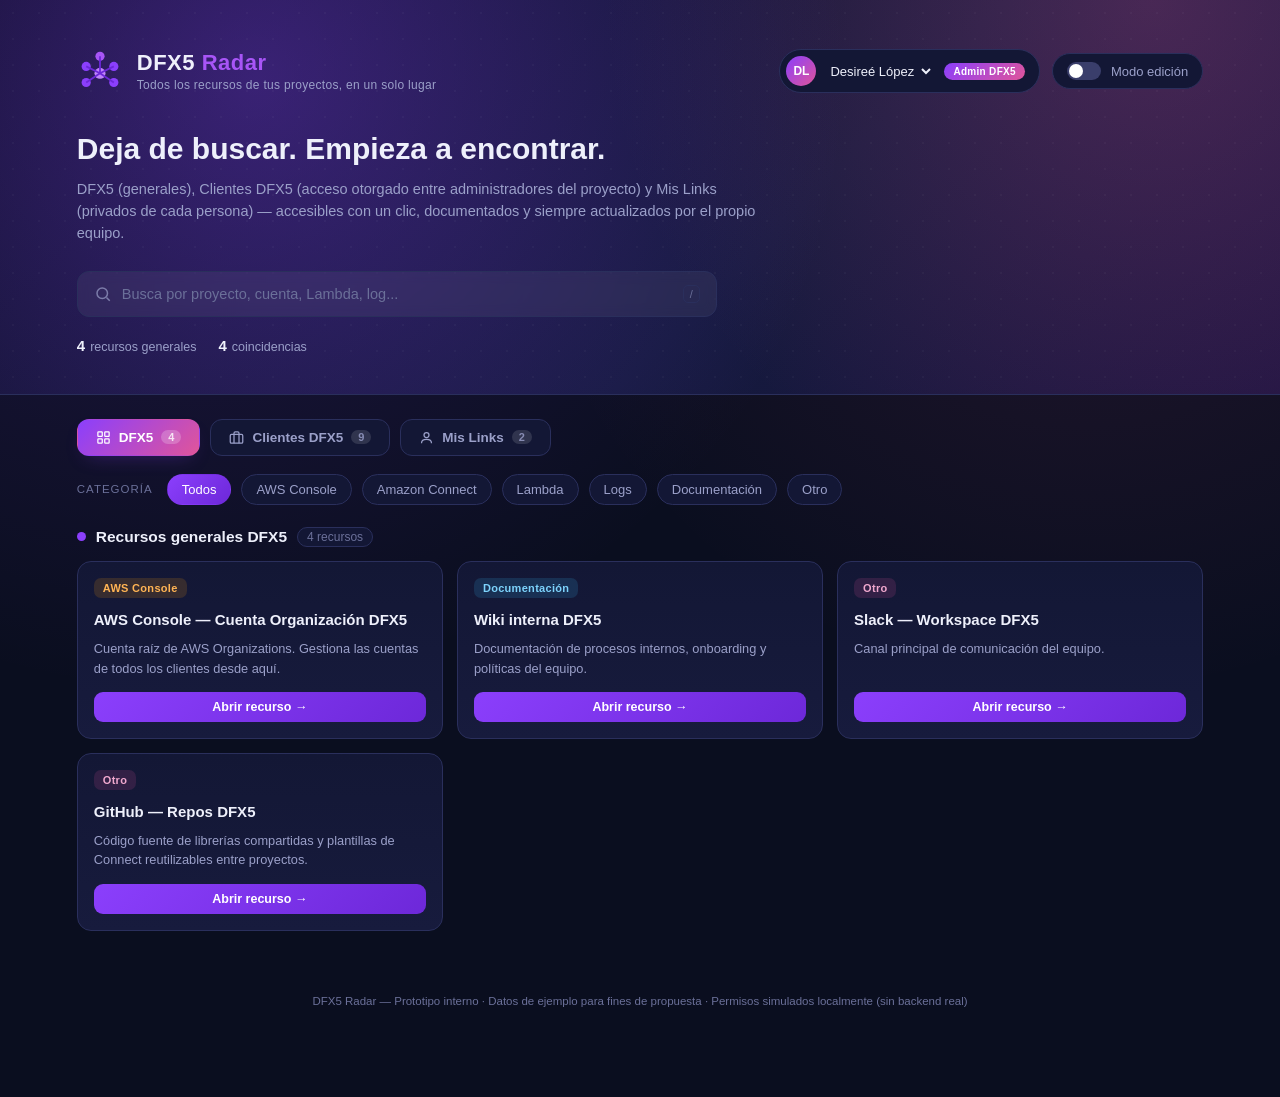
<file: docs/index.html>
<!DOCTYPE html>
<html lang="es">
<head>
<meta charset="UTF-8">
<meta name="viewport" content="width=device-width, initial-scale=1.0">
<title>DFX5 Radar — Hub de Recursos</title>
<link rel="stylesheet" href="css/styles.css">
</head>
<body>

<div id="appRoot">

<div class="hero">
  <div class="hero-top">
    <div class="brand">
      <svg class="logo-node" viewBox="0 0 100 100" fill="none">
        <circle cx="50" cy="18" r="10" fill="#a855f7"/>
        <circle cx="20" cy="40" r="10" fill="#8b3ffc"/>
        <circle cx="80" cy="40" r="10" fill="#8b3ffc"/>
        <circle cx="50" cy="55" r="12" fill="#c084fc"/>
        <circle cx="20" cy="75" r="10" fill="#8b3ffc"/>
        <circle cx="80" cy="75" r="10" fill="#8b3ffc"/>
        <line x1="50" y1="18" x2="50" y2="55" stroke="#6d28d9" stroke-width="4"/>
        <line x1="20" y1="40" x2="50" y2="55" stroke="#6d28d9" stroke-width="4"/>
        <line x1="80" y1="40" x2="50" y2="55" stroke="#6d28d9" stroke-width="4"/>
        <line x1="20" y1="75" x2="50" y2="55" stroke="#6d28d9" stroke-width="4"/>
        <line x1="80" y1="75" x2="50" y2="55" stroke="#6d28d9" stroke-width="4"/>
      </svg>
      <div class="brand-text">
        <h1>DFX5 <span>Radar</span></h1>
        <p>Todos los recursos de tus proyectos, en un solo lugar</p>
      </div>
    </div>
    <div class="hero-controls">
      <div class="user-chip">
        <div class="avatar" id="userAvatar"></div>
        <select id="userSelect" class="select-user" onchange="setCurrentUser(this.value)"></select>
        <span class="role-badge" id="roleBadge" style="display:none;"></span>
      </div>
      <div class="admin-toggle" id="adminToggle" onclick="toggleAdmin()">
        <span class="switch"></span>
        <span id="adminLabel">Modo edición</span>
      </div>
    </div>
  </div>

  <div class="hero-headline">
    <h2>Deja de buscar. Empieza a encontrar.</h2>
    <p>DFX5 (generales), Clientes DFX5 (acceso otorgado entre administradores del proyecto) y Mis Links (privados de cada persona) — accesibles con un clic, documentados y siempre actualizados por el propio equipo.</p>
  </div>

  <div class="search-wrap">
    <div class="search-box">
      <svg width="18" height="18" viewBox="0 0 24 24" fill="none" stroke="#9ba0c9" stroke-width="2"><circle cx="11" cy="11" r="7"/><line x1="21" y1="21" x2="16.65" y2="16.65"/></svg>
      <input id="searchInput" type="text" placeholder="Busca por proyecto, cuenta, Lambda, log..." oninput="render()">
      <span class="kbd">/</span>
    </div>
  </div>

  <div class="stats-row" id="statsRow"></div>
</div>

<div class="tabs" id="tabs"></div>

<div class="filters" id="categoryFilters">
  <span class="filter-label">Categoría</span>
</div>
<div class="filters" id="projectFilters" style="margin-top:8px;">
  <span class="filter-label">Proyecto</span>
</div>

<main id="main"></main>

<footer>DFX5 Radar — Prototipo interno · Datos de ejemplo para fines de propuesta · Permisos simulados localmente (sin backend real)</footer>

<button class="fab" id="fab" onclick="openModal()">
  <svg width="16" height="16" viewBox="0 0 24 24" fill="none" stroke="#fff" stroke-width="2.5"><line x1="12" y1="5" x2="12" y2="19"/><line x1="5" y1="12" x2="19" y2="12"/></svg>
  Agregar link
</button>

<div class="overlay" id="overlay">
  <div class="modal">
    <h3 id="modalTitle">Agregar nuevo link</h3>
    <p class="sub" id="modalSub">Este recurso quedará visible al instante.</p>
    <input type="hidden" id="editId">
    <input type="hidden" id="modalScope" value="dfx5">
    <div class="field" id="projectFieldContainer">
      <label>Proyecto / Cliente</label>
      <select id="f_project"></select>
    </div>
    <div class="field" id="categoryFieldContainer">
      <label>Categoría</label>
      <select id="f_category"></select>
    </div>
    <div class="field">
      <label>Nombre del recurso</label>
      <input id="f_name" placeholder="Ej: Connect - Instancia Ventas">
    </div>
    <div class="field">
      <label>URL</label>
      <input id="f_url" placeholder="https://...">
    </div>
    <div class="field">
      <label>Descripción — ¿qué es y para qué sirve?</label>
      <textarea id="f_desc" placeholder="Ej: Instancia de Amazon Connect usada para el flujo de ventas. Revisar aquí si hay caídas en llamadas entrantes."></textarea>
    </div>
    <div class="modal-actions">
      <button class="btn-cancel" onclick="closeModal()">Cancelar</button>
      <button class="btn-save" onclick="saveLink()">Guardar</button>
    </div>
  </div>
</div>

<div class="overlay" id="accessOverlay">
  <div class="modal">
    <h3>Administradores — <span id="accessProjectName"></span></h3>
    <p class="sub">Cualquier administrador puede agregar recursos y dar acceso a más ingenieros. Al dar acceso, esa persona también se vuelve administrador del proyecto.</p>
    <div id="accessList"></div>
    <div class="modal-actions">
      <button class="btn-cancel" onclick="closeAccessModal()">Cerrar</button>
    </div>
  </div>
</div>

<div class="overlay" id="projectOverlay">
  <div class="modal" style="max-width:400px;">
    <h3>Crear nuevo proyecto</h3>
    <p class="sub">Al crearlo serás su primer administrador. Podrás dar acceso a más ingenieros — ellos también se volverán administradores del proyecto.</p>
    <div class="field"><label>Nombre del proyecto / cliente</label><input id="np_name" placeholder="Ej: Cliente Logística Norte"></div>
    <div class="modal-actions">
      <button class="btn-cancel" onclick="closeNewProjectModal()">Cancelar</button>
      <button class="btn-save" onclick="createProject()">Crear proyecto</button>
    </div>
  </div>
</div>

<div class="toast" id="toast"></div>

</div>

<script src="js/app.js"></script>
</body>
</html>
</file>
<file: docs/css/styles.css>
:root{
    --bg:#0a0e1f;
    --bg2:#0f1330;
    --panel:#131735;
    --panel2:#171b3d;
    --border:#2a2f5c;
    --purple:#8b3ffc;
    --purple2:#a855f7;
    --purple-glow: rgba(139,63,252,0.35);
    --pink:#e0559a;
    --text:#eef0fb;
    --text-dim:#9ba0c9;
    --text-dim2:#6b7099;
    --success:#22c55e;
    --radius:14px;
  }
  *{box-sizing:border-box; margin:0; padding:0;}
  body{
    font-family:'Segoe UI', -apple-system, BlinkMacSystemFont, Roboto, Helvetica, Arial, sans-serif;
    background:
      radial-gradient(circle at 15% 0%, rgba(139,63,252,0.18), transparent 45%),
      radial-gradient(circle at 85% 10%, rgba(224,85,154,0.12), transparent 40%),
      var(--bg);
    color:var(--text);
    min-height:100vh;
    padding-bottom:80px;
  }

  /* HERO */
  .hero{
    position:relative;
    padding:48px 6vw 40px;
    background:
      radial-gradient(circle at 20% 20%, rgba(139,63,252,0.35), transparent 55%),
      radial-gradient(circle at 90% 0%, rgba(224,85,154,0.25), transparent 45%),
      linear-gradient(135deg, #0b0e24 0%, #141a3d 60%, #1c1440 100%);
    border-bottom:1px solid var(--border);
    overflow:hidden;
  }
  .hero::after{
    content:"";
    position:absolute; inset:0;
    background-image: radial-gradient(circle, rgba(255,255,255,0.06) 1px, transparent 1px);
    background-size: 26px 26px;
    opacity:0.5;
    pointer-events:none;
  }
  .hero-top{ display:flex; align-items:center; justify-content:space-between; gap:20px; position:relative; z-index:1; flex-wrap:wrap;}
  .brand{ display:flex; align-items:center; gap:14px; }
  .logo-node{ width:46px; height:46px; flex-shrink:0; }
  .brand-text h1{ font-size:22px; letter-spacing:0.5px; font-weight:700; }
  .brand-text h1 span{ color:var(--purple2); }
  .brand-text p{ font-size:12px; color:var(--text-dim); margin-top:2px; letter-spacing:0.3px;}

  .hero-controls{ display:flex; align-items:center; gap:12px; flex-wrap:wrap; }

  .user-chip{
    display:flex; align-items:center; gap:10px;
    background:var(--panel); border:1px solid var(--border);
    padding:6px 14px 6px 6px; border-radius:999px;
  }
  .avatar{
    width:30px; height:30px; border-radius:50%; flex-shrink:0;
    background:linear-gradient(135deg, var(--purple), var(--pink));
    display:flex; align-items:center; justify-content:center;
    font-size:12px; font-weight:700; color:#fff;
  }
  .user-meta-name{ font-size:12.5px; font-weight:600; line-height:1.3; }
  .user-meta-email{ font-size:10.5px; color:var(--text-dim2); line-height:1.3; }
  .role-badge{ font-size:10px; font-weight:700; padding:3px 9px; border-radius:999px; letter-spacing:0.3px; white-space:nowrap; }
  .role-badge.role-admin{ background:linear-gradient(135deg, var(--purple), var(--pink)); color:#fff; }
  .btn-logout{ font-size:11px; color:var(--text-dim2); cursor:pointer; background:none; border:none; text-decoration:underline; padding:0; }
  .btn-logout:hover{ color:var(--text); }

  .admin-toggle{
    display:flex; align-items:center; gap:10px;
    background:var(--panel); border:1px solid var(--border);
    padding:8px 14px; border-radius:999px; font-size:13px; color:var(--text-dim);
    cursor:pointer; user-select:none; transition:.2s;
  }
  .admin-toggle:hover{ border-color:var(--purple); color:var(--text); }
  .admin-toggle.active{ background:linear-gradient(135deg, var(--purple), var(--pink)); color:#fff; border-color:transparent;}
  .switch{ width:34px; height:18px; border-radius:20px; background:#3a3e6b; position:relative; transition:.2s; flex-shrink:0;}
  .switch::after{ content:""; position:absolute; width:14px; height:14px; border-radius:50%; background:#fff; top:2px; left:2px; transition:.2s;}
  .admin-toggle.active .switch{ background:rgba(255,255,255,0.35); }
  .admin-toggle.active .switch::after{ left:18px; }

  .hero-headline{ margin-top:36px; position:relative; z-index:1; max-width:680px;}
  .hero-headline h2{ font-size:30px; font-weight:800; line-height:1.25; }
  .hero-headline p{ margin-top:10px; color:var(--text-dim); font-size:14.5px; line-height:1.55; }

  .search-wrap{ margin-top:26px; position:relative; z-index:1; max-width:640px; }
  .search-box{
    display:flex; align-items:center; gap:10px;
    background:rgba(255,255,255,0.06);
    border:1px solid var(--border);
    border-radius:12px; padding:13px 16px;
    backdrop-filter: blur(6px);
  }
  .search-box:focus-within{ border-color:var(--purple2); box-shadow:0 0 0 3px var(--purple-glow); }
  .search-box input{
    flex:1; background:transparent; border:none; outline:none;
    color:var(--text); font-size:14.5px;
  }
  .search-box input::placeholder{ color:var(--text-dim2); }
  .search-box svg{ flex-shrink:0; opacity:0.7; }
  .kbd{ font-size:11px; color:var(--text-dim2); border:1px solid var(--border); padding:2px 6px; border-radius:5px; }

  .stats-row{ display:flex; gap:22px; margin-top:20px; position:relative; z-index:1; flex-wrap:wrap;}
  .stat{ font-size:12.5px; color:var(--text-dim); }
  .stat b{ color:var(--text); font-size:15px; margin-right:5px; }

  /* TABS */
  .tabs{ display:flex; gap:10px; max-width:1280px; margin:24px auto 0; padding:0 6vw; flex-wrap:wrap; }
  .tab-btn{
    display:flex; align-items:center; gap:8px; padding:10px 18px; border-radius:12px;
    border:1px solid var(--border); background:var(--panel); color:var(--text-dim);
    cursor:pointer; font-size:13.5px; font-weight:600; transition:.15s;
  }
  .tab-btn:hover{ border-color:var(--purple2); color:var(--text); }
  .tab-btn.active{ background:linear-gradient(135deg, var(--purple), var(--pink)); color:#fff; border-color:transparent; box-shadow:0 8px 20px -10px var(--purple-glow); }
  .tab-btn .tab-count{ font-size:11px; opacity:.85; background:rgba(255,255,255,0.15); padding:1px 7px; border-radius:999px; }
  .tab-btn.active .tab-count{ background:rgba(255,255,255,0.25); }

  /* FILTERS */
  .filters{
    max-width:1280px; margin:18px auto 0; padding:0 6vw;
    display:flex; gap:10px; flex-wrap:wrap; align-items:center;
  }
  .filter-label{ font-size:11.5px; text-transform:uppercase; letter-spacing:1px; color:var(--text-dim2); margin-right:4px; }
  .chip{
    padding:7px 14px; border-radius:999px; font-size:13px; cursor:pointer;
    border:1px solid var(--border); background:var(--panel); color:var(--text-dim);
    transition:.15s; white-space:nowrap;
  }
  .chip:hover{ border-color:var(--purple2); color:var(--text); }
  .chip.active{ background:linear-gradient(135deg, var(--purple), #6d28d9); border-color:transparent; color:#fff; }

  /* MAIN */
  main{ max-width:1280px; margin:0 auto; padding:22px 6vw 0; }
  .project-group{ margin-bottom:34px; }
  .project-head{ display:flex; align-items:center; gap:10px; margin-bottom:14px; flex-wrap:wrap; }
  .project-dot{ width:9px; height:9px; border-radius:50%; flex-shrink:0; }
  .project-head h3{ font-size:15.5px; font-weight:700; }
  .project-head .count{ font-size:12px; color:var(--text-dim2); background:var(--panel); border:1px solid var(--border); padding:2px 9px; border-radius:999px;}
  .leader-badge{ font-size:10.5px; color:var(--text-dim2); background:var(--panel); border:1px solid var(--border); padding:2px 9px; border-radius:999px; }
  .btn-manage{ font-size:11.5px; padding:5px 12px; border-radius:8px; background:var(--panel); border:1px solid var(--border); color:var(--text-dim); cursor:pointer; font-weight:600; }
  .btn-manage:hover{ border-color:var(--purple2); color:var(--text); }

  .grid{ display:grid; grid-template-columns:repeat(auto-fill, minmax(300px,1fr)); gap:14px; }

  .card{
    background:linear-gradient(180deg, var(--panel), var(--panel2));
    border:1px solid var(--border);
    border-radius:var(--radius);
    padding:16px;
    position:relative;
    transition:.18s;
    display:flex; flex-direction:column; gap:10px;
  }
  .card:hover{ border-color:var(--purple2); transform:translateY(-2px); box-shadow:0 10px 30px -12px var(--purple-glow); }

  .card-top{ display:flex; align-items:flex-start; justify-content:space-between; gap:10px; }
  .cat-badge{
    display:inline-flex; align-items:center; gap:6px;
    font-size:11px; font-weight:600; padding:4px 9px; border-radius:7px;
    letter-spacing:0.3px;
  }
  .cat-aws{ background:rgba(255,159,10,0.15); color:#ffb454; }
  .cat-connect{ background:rgba(139,63,252,0.18); color:#b088ff; }
  .cat-lambda{ background:rgba(255,159,10,0.15); color:#ff9f7a; }
  .cat-logs{ background:rgba(34,197,94,0.15); color:#4ade80; }
  .cat-doc{ background:rgba(56,189,248,0.15); color:#7dd3fc; }
  .cat-otro{ background:rgba(224,85,154,0.15); color:#f0a8ce; }

  .card h4{ font-size:15px; font-weight:700; margin-top:2px; line-height:1.3; }
  .card .desc{ font-size:12.8px; color:var(--text-dim); line-height:1.5; flex:1; }
  .card .proj-tag{ font-size:11px; color:var(--text-dim2); }

  .card-actions{ display:flex; gap:8px; margin-top:4px; }
  .btn-open{
    flex:1; text-align:center; padding:8px 10px; border-radius:9px; font-size:12.5px; font-weight:600;
    background:linear-gradient(135deg, var(--purple), #6d28d9); color:#fff; text-decoration:none;
    transition:.15s;
  }
  .btn-open:hover{ filter:brightness(1.12); }
  .icon-btn{
    width:34px; height:34px; border-radius:9px; display:flex; align-items:center; justify-content:center;
    background:var(--panel); border:1px solid var(--border); cursor:pointer; color:var(--text-dim); flex-shrink:0;
  }
  .icon-btn:hover{ color:var(--text); border-color:var(--purple2); }
  .icon-btn.danger:hover{ color:#f87171; border-color:#f87171; }
  .admin-only{ display:none; }
  body.admin-mode .admin-only{ display:flex; }
  body.admin-mode .admin-only-inline{ display:inline-flex; }

  .locked-card{
    background:var(--panel); border:1px dashed var(--border); border-radius:var(--radius);
    padding:16px; display:flex; flex-direction:column; gap:8px;
  }
  .locked-card h4{ font-size:14px; }
  .locked-card p{ font-size:12px; color:var(--text-dim2); line-height:1.5; flex:1; }
  .btn-request{
    align-self:flex-start; padding:7px 14px; border-radius:9px; background:var(--panel2);
    border:1px solid var(--border); color:var(--text-dim); font-size:12px; cursor:pointer; font-weight:600;
  }
  .btn-request:hover{ border-color:var(--purple2); color:var(--text); }

  .fab{
    position:fixed; bottom:26px; right:26px; z-index:40;
    display:none; align-items:center; gap:8px;
    background:linear-gradient(135deg, var(--purple2), var(--pink));
    color:#fff; border:none; padding:14px 20px; border-radius:999px;
    font-size:14px; font-weight:700; cursor:pointer;
    box-shadow:0 10px 30px -8px var(--purple-glow);
  }
  .fab:hover{ filter:brightness(1.08); }

  .empty{ text-align:center; padding:60px 20px; color:var(--text-dim2); }
  .empty svg{ opacity:0.35; margin-bottom:12px; }

  /* MODAL */
  .overlay{
    position:fixed; inset:0; background:rgba(5,6,16,0.72); backdrop-filter:blur(3px);
    display:none; align-items:center; justify-content:center; z-index:100; padding:20px;
  }
  .overlay.show{ display:flex; }
  .modal{
    background:var(--panel2); border:1px solid var(--border); border-radius:16px;
    width:100%; max-width:460px; padding:24px; max-height:88vh; overflow-y:auto;
  }
  .modal h3{ font-size:17px; margin-bottom:4px; }
  .modal .sub{ font-size:12.5px; color:var(--text-dim2); margin-bottom:18px; line-height:1.5; }
  .field{ margin-bottom:14px; }
  .field label{ font-size:12px; color:var(--text-dim); display:block; margin-bottom:6px; font-weight:600;}
  .field input, .field select, .field textarea{
    width:100%; background:var(--panel); border:1px solid var(--border); border-radius:9px;
    padding:10px 12px; color:var(--text); font-size:13.5px; outline:none; font-family:inherit;
  }
  .field input:focus, .field select:focus, .field textarea:focus{ border-color:var(--purple2); }
  .field textarea{ resize:vertical; min-height:60px; }
  .modal-actions{ display:flex; gap:10px; margin-top:20px; }
  .btn-cancel{ flex:1; padding:11px; border-radius:9px; background:var(--panel); border:1px solid var(--border); color:var(--text-dim); cursor:pointer; font-size:13.5px; font-weight:600;}
  .btn-save{ flex:1; padding:11px; border-radius:9px; background:linear-gradient(135deg, var(--purple), #6d28d9); border:none; color:#fff; cursor:pointer; font-size:13.5px; font-weight:700;}
  .btn-cancel:hover{ color:var(--text); }

  .access-row{ display:flex; align-items:center; justify-content:space-between; padding:10px 0; border-bottom:1px solid var(--border); }
  .access-row:last-child{ border-bottom:none; }
  .access-row input[type=checkbox]{ width:18px; height:18px; accent-color:var(--purple2); cursor:pointer; }

  .toast{
    position:fixed; bottom:26px; left:50%; transform:translateX(-50%) translateY(20px);
    background:var(--panel2); border:1px solid var(--purple2); padding:11px 20px; border-radius:10px;
    font-size:13px; opacity:0; pointer-events:none; transition:.25s; z-index:200;
    display:flex; align-items:center; gap:8px;
  }
  .toast.show{ opacity:1; transform:translateX(-50%) translateY(0); }

  footer{ text-align:center; padding:30px 20px 10px; color:var(--text-dim2); font-size:11.5px; }

  .select-user{ background:transparent; border:none; color:var(--text); font-size:13px; outline:none; cursor:pointer; max-width:150px; }
  .select-user option{ background:var(--panel2); color:var(--text); }

  @media (max-width:640px){
    .hero{ padding:32px 5vw 30px; }
    .hero-headline h2{ font-size:23px; }
    main, .filters, .tabs{ padding-left:5vw; padding-right:5vw; }
  }
</file>
